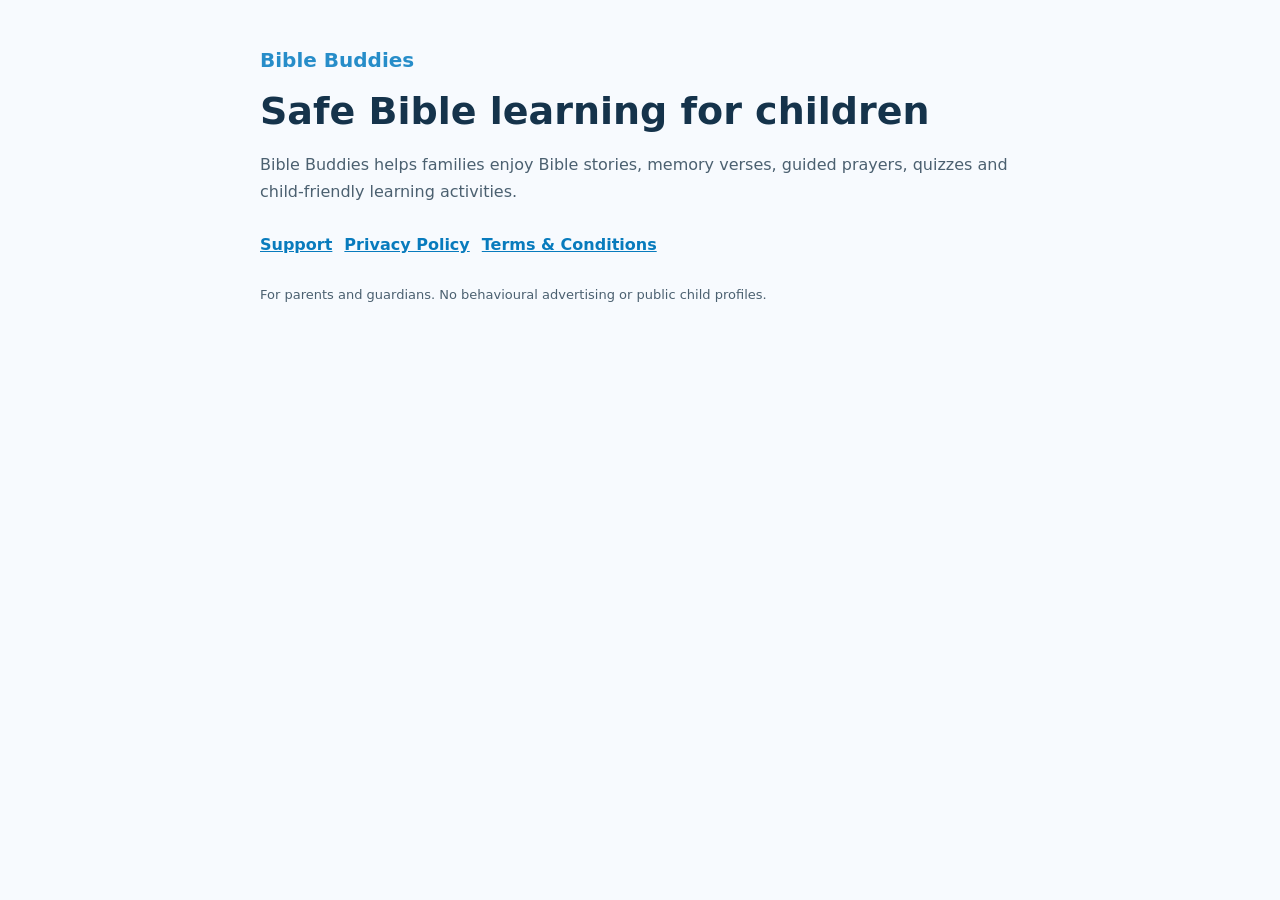
<file: index.html>
<!doctype html><html lang="en"><head><meta charset="utf-8"><meta name="viewport" content="width=device-width,initial-scale=1"><title>Bible Buddies Support</title><link rel="stylesheet" href="style.css"></head><body><main><div class="brand">Bible Buddies</div><h1>Safe Bible learning for children</h1><p>Bible Buddies helps families enjoy Bible stories, memory verses, guided prayers, quizzes and child-friendly learning activities.</p><nav><a href="support.html">Support</a><a href="privacy.html">Privacy Policy</a><a href="terms.html">Terms &amp; Conditions</a></nav><p class="small">For parents and guardians. No behavioural advertising or public child profiles.</p></main></body></html>
</file>
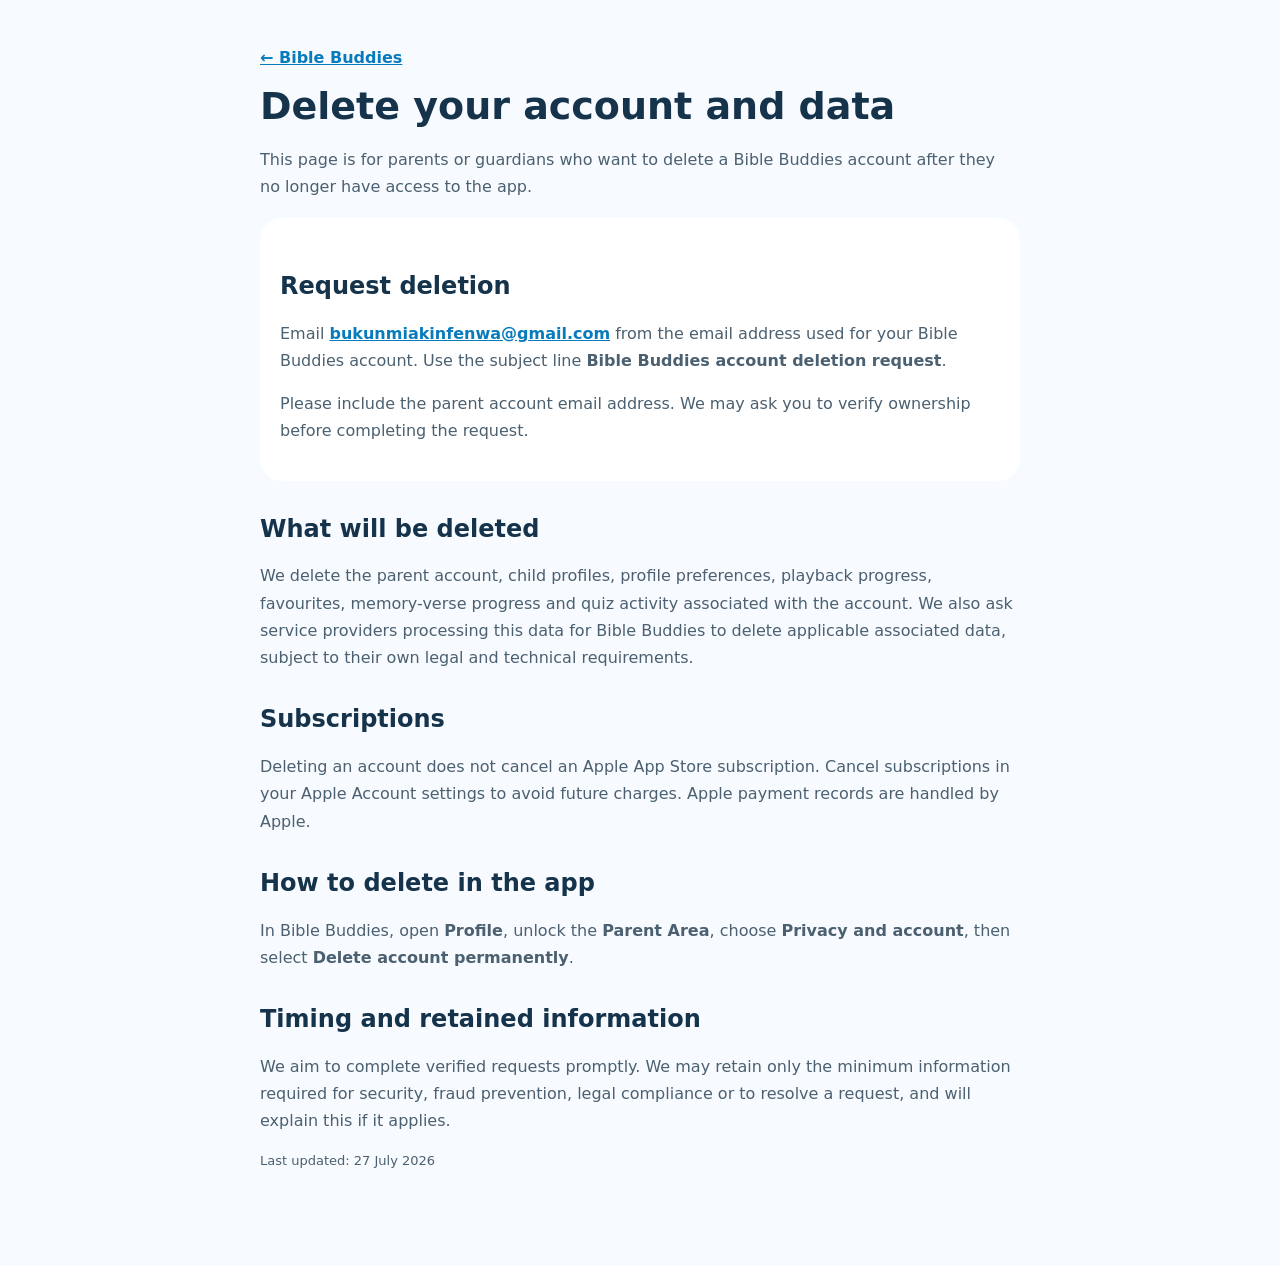
<file: delete-account.html>
<!doctype html>
<html lang="en"><head><meta charset="utf-8"><meta name="viewport" content="width=device-width,initial-scale=1"><title>Delete your Bible Buddies account</title><link rel="stylesheet" href="style.css"></head>
<body><main><a href="index.html">← Bible Buddies</a><h1>Delete your account and data</h1>
<p>This page is for parents or guardians who want to delete a Bible Buddies account after they no longer have access to the app.</p>
<div class="card"><h2>Request deletion</h2><p>Email <a href="mailto:bukunmiakinfenwa@gmail.com?subject=Bible%20Buddies%20account%20deletion%20request">bukunmiakinfenwa@gmail.com</a> from the email address used for your Bible Buddies account. Use the subject line <strong>Bible Buddies account deletion request</strong>.</p><p>Please include the parent account email address. We may ask you to verify ownership before completing the request.</p></div>
<h2>What will be deleted</h2><p>We delete the parent account, child profiles, profile preferences, playback progress, favourites, memory-verse progress and quiz activity associated with the account. We also ask service providers processing this data for Bible Buddies to delete applicable associated data, subject to their own legal and technical requirements.</p>
<h2>Subscriptions</h2><p>Deleting an account does not cancel an Apple App Store subscription. Cancel subscriptions in your Apple Account settings to avoid future charges. Apple payment records are handled by Apple.</p>
<h2>How to delete in the app</h2><p>In Bible Buddies, open <strong>Profile</strong>, unlock the <strong>Parent Area</strong>, choose <strong>Privacy and account</strong>, then select <strong>Delete account permanently</strong>.</p>
<h2>Timing and retained information</h2><p>We aim to complete verified requests promptly. We may retain only the minimum information required for security, fraud prevention, legal compliance or to resolve a request, and will explain this if it applies.</p>
<p class="small">Last updated: 27 July 2026</p></main></body></html>
</file>
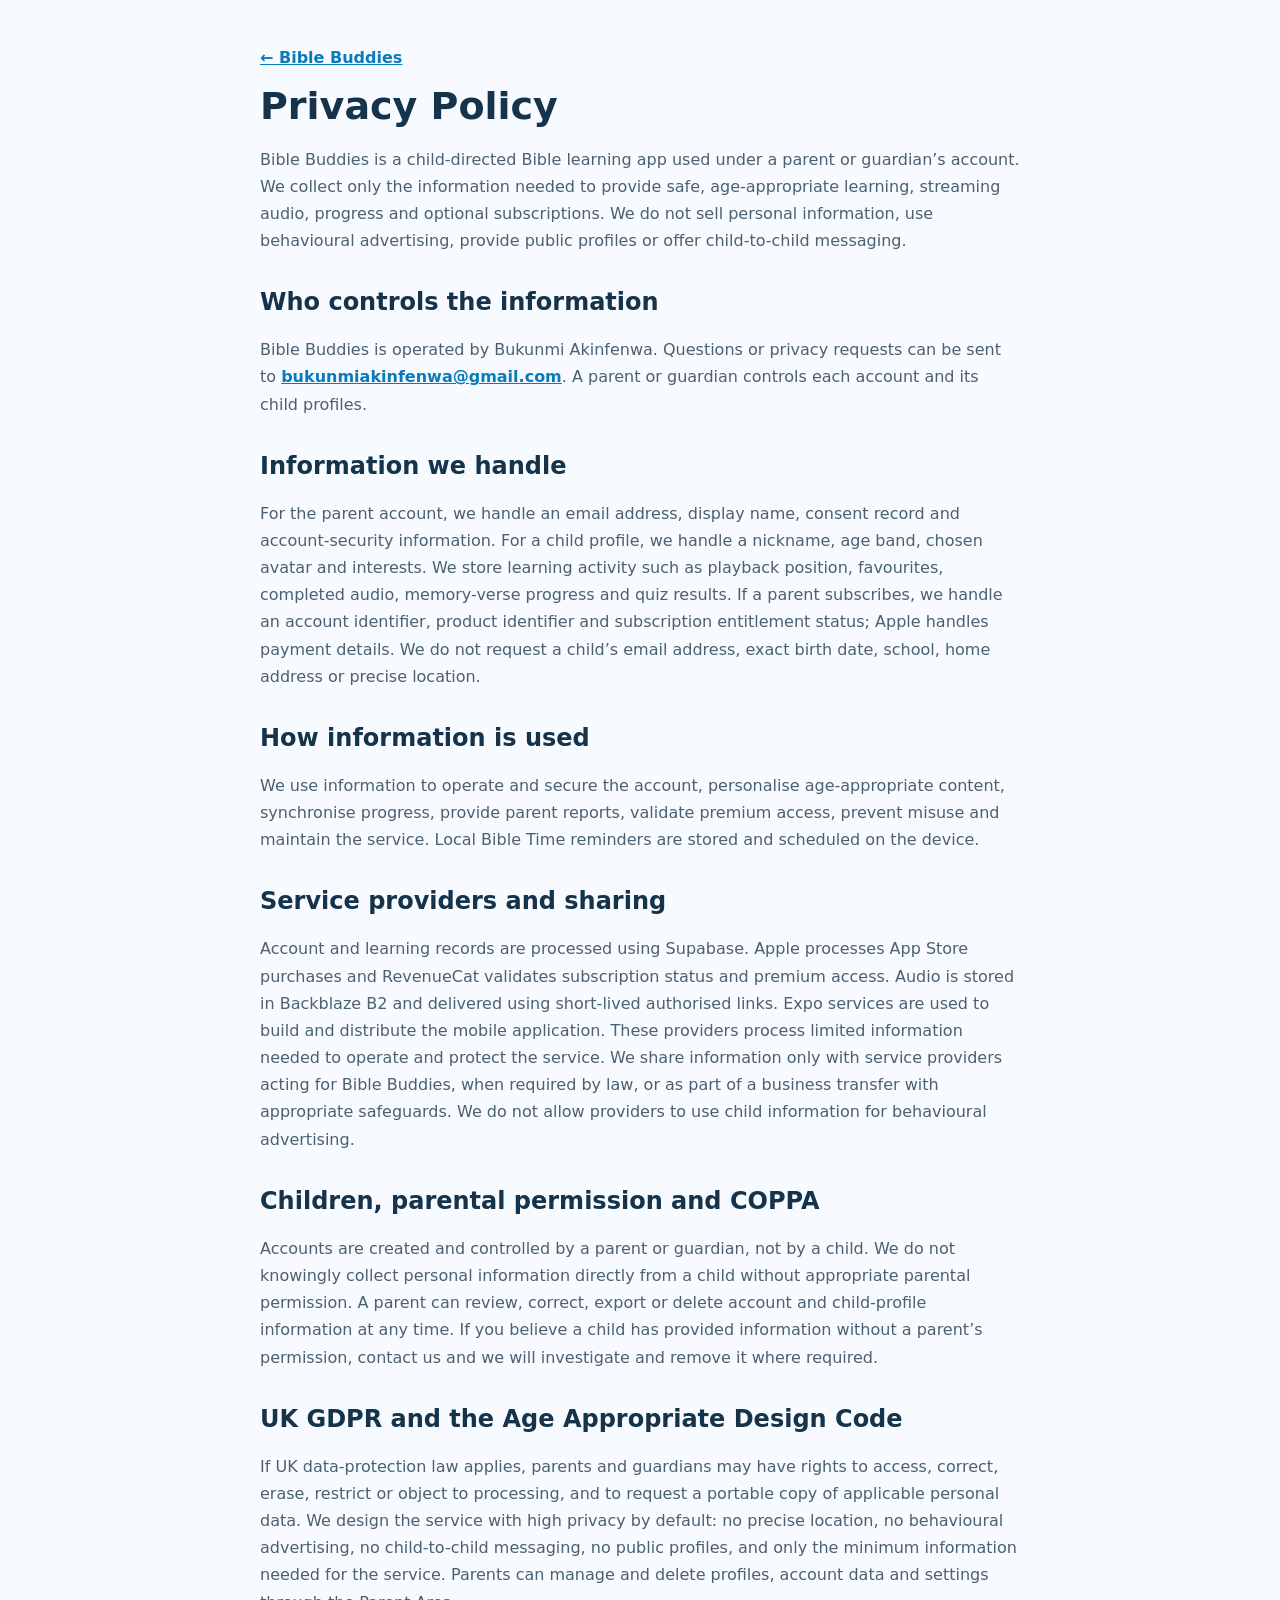
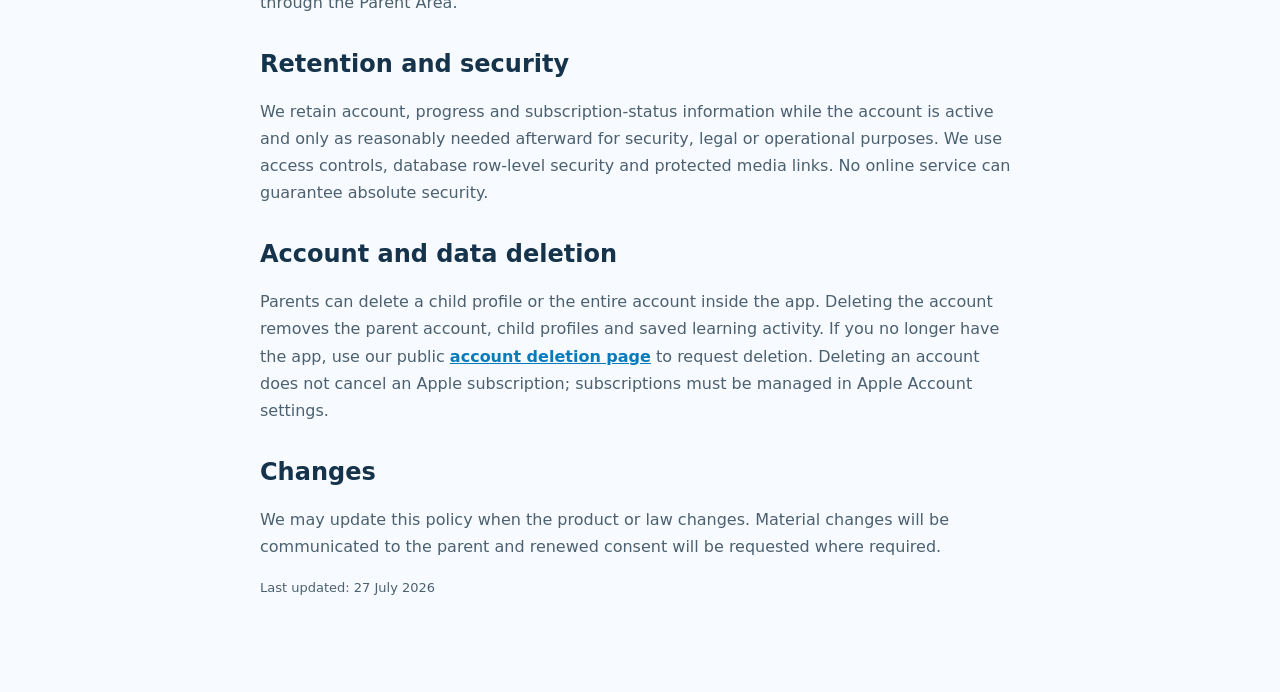
<file: privacy.html>
<!doctype html>
<html lang="en"><head><meta charset="utf-8"><meta name="viewport" content="width=device-width,initial-scale=1"><title>Bible Buddies Privacy Policy</title><link rel="stylesheet" href="style.css"></head>
<body><main><a href="index.html">← Bible Buddies</a><h1>Privacy Policy</h1>
<p>Bible Buddies is a child-directed Bible learning app used under a parent or guardian’s account. We collect only the information needed to provide safe, age-appropriate learning, streaming audio, progress and optional subscriptions. We do not sell personal information, use behavioural advertising, provide public profiles or offer child-to-child messaging.</p>
<h2>Who controls the information</h2><p>Bible Buddies is operated by Bukunmi Akinfenwa. Questions or privacy requests can be sent to <a href="mailto:bukunmiakinfenwa@gmail.com">bukunmiakinfenwa@gmail.com</a>. A parent or guardian controls each account and its child profiles.</p>
<h2>Information we handle</h2><p>For the parent account, we handle an email address, display name, consent record and account-security information. For a child profile, we handle a nickname, age band, chosen avatar and interests. We store learning activity such as playback position, favourites, completed audio, memory-verse progress and quiz results. If a parent subscribes, we handle an account identifier, product identifier and subscription entitlement status; Apple handles payment details. We do not request a child’s email address, exact birth date, school, home address or precise location.</p>
<h2>How information is used</h2><p>We use information to operate and secure the account, personalise age-appropriate content, synchronise progress, provide parent reports, validate premium access, prevent misuse and maintain the service. Local Bible Time reminders are stored and scheduled on the device.</p>
<h2>Service providers and sharing</h2><p>Account and learning records are processed using Supabase. Apple processes App Store purchases and RevenueCat validates subscription status and premium access. Audio is stored in Backblaze B2 and delivered using short-lived authorised links. Expo services are used to build and distribute the mobile application. These providers process limited information needed to operate and protect the service. We share information only with service providers acting for Bible Buddies, when required by law, or as part of a business transfer with appropriate safeguards. We do not allow providers to use child information for behavioural advertising.</p>
<h2>Children, parental permission and COPPA</h2><p>Accounts are created and controlled by a parent or guardian, not by a child. We do not knowingly collect personal information directly from a child without appropriate parental permission. A parent can review, correct, export or delete account and child-profile information at any time. If you believe a child has provided information without a parent’s permission, contact us and we will investigate and remove it where required.</p>
<h2>UK GDPR and the Age Appropriate Design Code</h2><p>If UK data-protection law applies, parents and guardians may have rights to access, correct, erase, restrict or object to processing, and to request a portable copy of applicable personal data. We design the service with high privacy by default: no precise location, no behavioural advertising, no child-to-child messaging, no public profiles, and only the minimum information needed for the service. Parents can manage and delete profiles, account data and settings through the Parent Area.</p>
<h2>Retention and security</h2><p>We retain account, progress and subscription-status information while the account is active and only as reasonably needed afterward for security, legal or operational purposes. We use access controls, database row-level security and protected media links. No online service can guarantee absolute security.</p>
<h2>Account and data deletion</h2><p>Parents can delete a child profile or the entire account inside the app. Deleting the account removes the parent account, child profiles and saved learning activity. If you no longer have the app, use our public <a href="delete-account.html">account deletion page</a> to request deletion. Deleting an account does not cancel an Apple subscription; subscriptions must be managed in Apple Account settings.</p>
<h2>Changes</h2><p>We may update this policy when the product or law changes. Material changes will be communicated to the parent and renewed consent will be requested where required.</p>
<p class="small">Last updated: 27 July 2026</p></main></body></html>
</file>
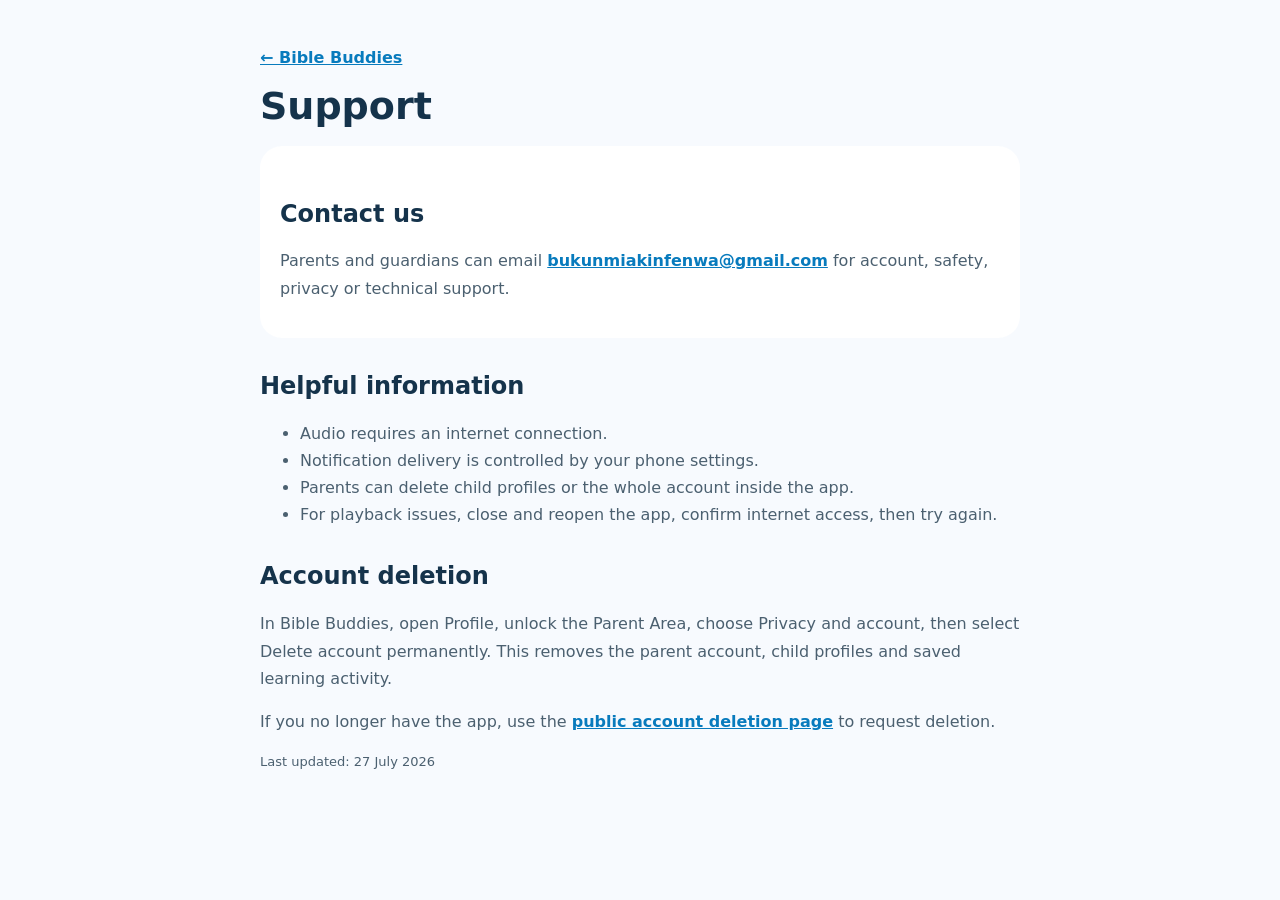
<file: support.html>
<!doctype html><html lang="en"><head><meta charset="utf-8"><meta name="viewport" content="width=device-width,initial-scale=1"><title>Bible Buddies Support</title><link rel="stylesheet" href="style.css"></head><body><main><a href="index.html">← Bible Buddies</a><h1>Support</h1><div class="card"><h2>Contact us</h2><p>Parents and guardians can email <a href="mailto:bukunmiakinfenwa@gmail.com">bukunmiakinfenwa@gmail.com</a> for account, safety, privacy or technical support.</p></div><h2>Helpful information</h2><ul><li>Audio requires an internet connection.</li><li>Notification delivery is controlled by your phone settings.</li><li>Parents can delete child profiles or the whole account inside the app.</li><li>For playback issues, close and reopen the app, confirm internet access, then try again.</li></ul><h2>Account deletion</h2><p>In Bible Buddies, open Profile, unlock the Parent Area, choose Privacy and account, then select Delete account permanently. This removes the parent account, child profiles and saved learning activity.</p><p>If you no longer have the app, use the <a href="delete-account.html">public account deletion page</a> to request deletion.</p><p class="small">Last updated: 27 July 2026</p></main></body></html>
</file>
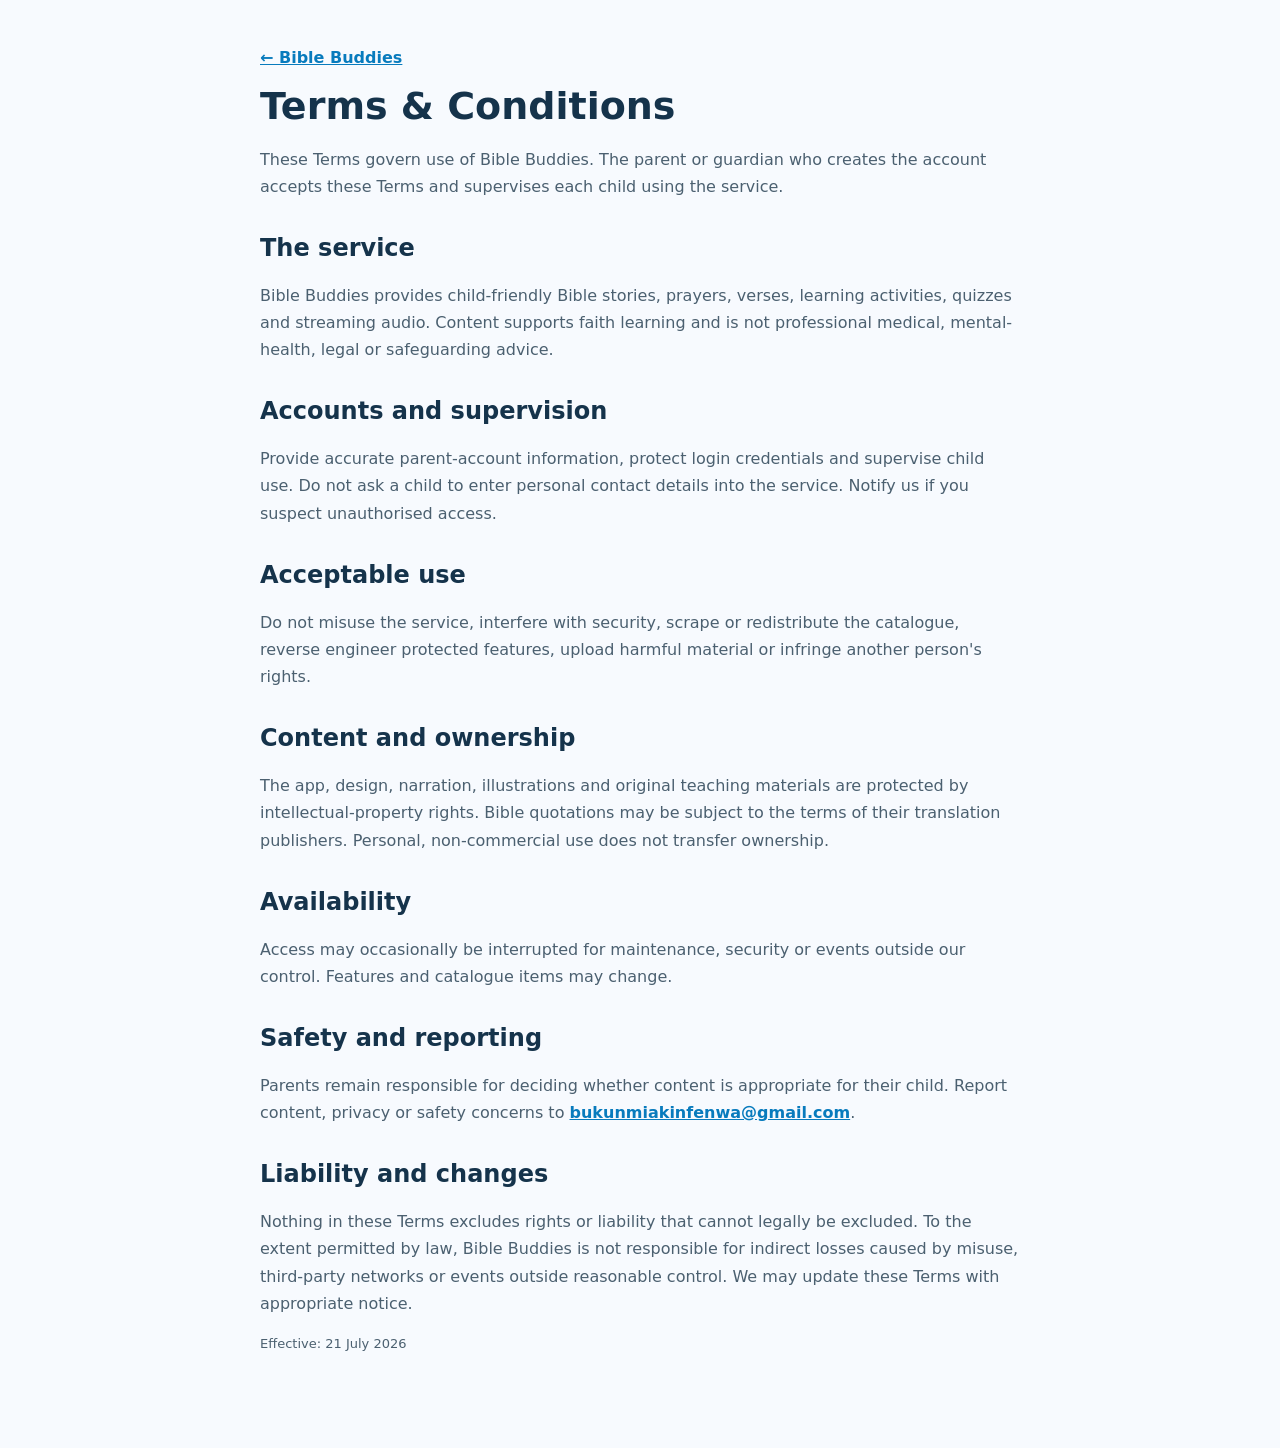
<file: terms.html>
<!doctype html><html lang="en"><head><meta charset="utf-8"><meta name="viewport" content="width=device-width,initial-scale=1"><title>Bible Buddies Terms &amp; Conditions</title><link rel="stylesheet" href="style.css"></head><body><main><a href="index.html">← Bible Buddies</a><h1>Terms &amp; Conditions</h1><p>These Terms govern use of Bible Buddies. The parent or guardian who creates the account accepts these Terms and supervises each child using the service.</p><h2>The service</h2><p>Bible Buddies provides child-friendly Bible stories, prayers, verses, learning activities, quizzes and streaming audio. Content supports faith learning and is not professional medical, mental-health, legal or safeguarding advice.</p><h2>Accounts and supervision</h2><p>Provide accurate parent-account information, protect login credentials and supervise child use. Do not ask a child to enter personal contact details into the service. Notify us if you suspect unauthorised access.</p><h2>Acceptable use</h2><p>Do not misuse the service, interfere with security, scrape or redistribute the catalogue, reverse engineer protected features, upload harmful material or infringe another person's rights.</p><h2>Content and ownership</h2><p>The app, design, narration, illustrations and original teaching materials are protected by intellectual-property rights. Bible quotations may be subject to the terms of their translation publishers. Personal, non-commercial use does not transfer ownership.</p><h2>Availability</h2><p>Access may occasionally be interrupted for maintenance, security or events outside our control. Features and catalogue items may change.</p><h2>Safety and reporting</h2><p>Parents remain responsible for deciding whether content is appropriate for their child. Report content, privacy or safety concerns to <a href="mailto:bukunmiakinfenwa@gmail.com">bukunmiakinfenwa@gmail.com</a>.</p><h2>Liability and changes</h2><p>Nothing in these Terms excludes rights or liability that cannot legally be excluded. To the extent permitted by law, Bible Buddies is not responsible for indirect losses caused by misuse, third-party networks or events outside reasonable control. We may update these Terms with appropriate notice.</p><p class="small">Effective: 21 July 2026</p></main></body></html>
</file>
<file: style.css>
:root{font-family:system-ui,-apple-system,sans-serif;color:#15334b;background:#f7fafe}body{margin:0}main{max-width:760px;margin:auto;padding:48px 22px 80px}.brand{color:#278dc9;font-size:20px;font-weight:800}h1{font-size:38px;line-height:1.12;margin:18px 0}h2{margin-top:34px}p,li{font-size:16px;line-height:1.7;color:#4b6070}nav{display:flex;flex-wrap:wrap;gap:12px;margin:30px 0}a{color:#087bbd;font-weight:700}.small{font-size:13px}.card{background:white;border-radius:22px;padding:20px;margin:18px 0}code{overflow-wrap:anywhere}
</file>
